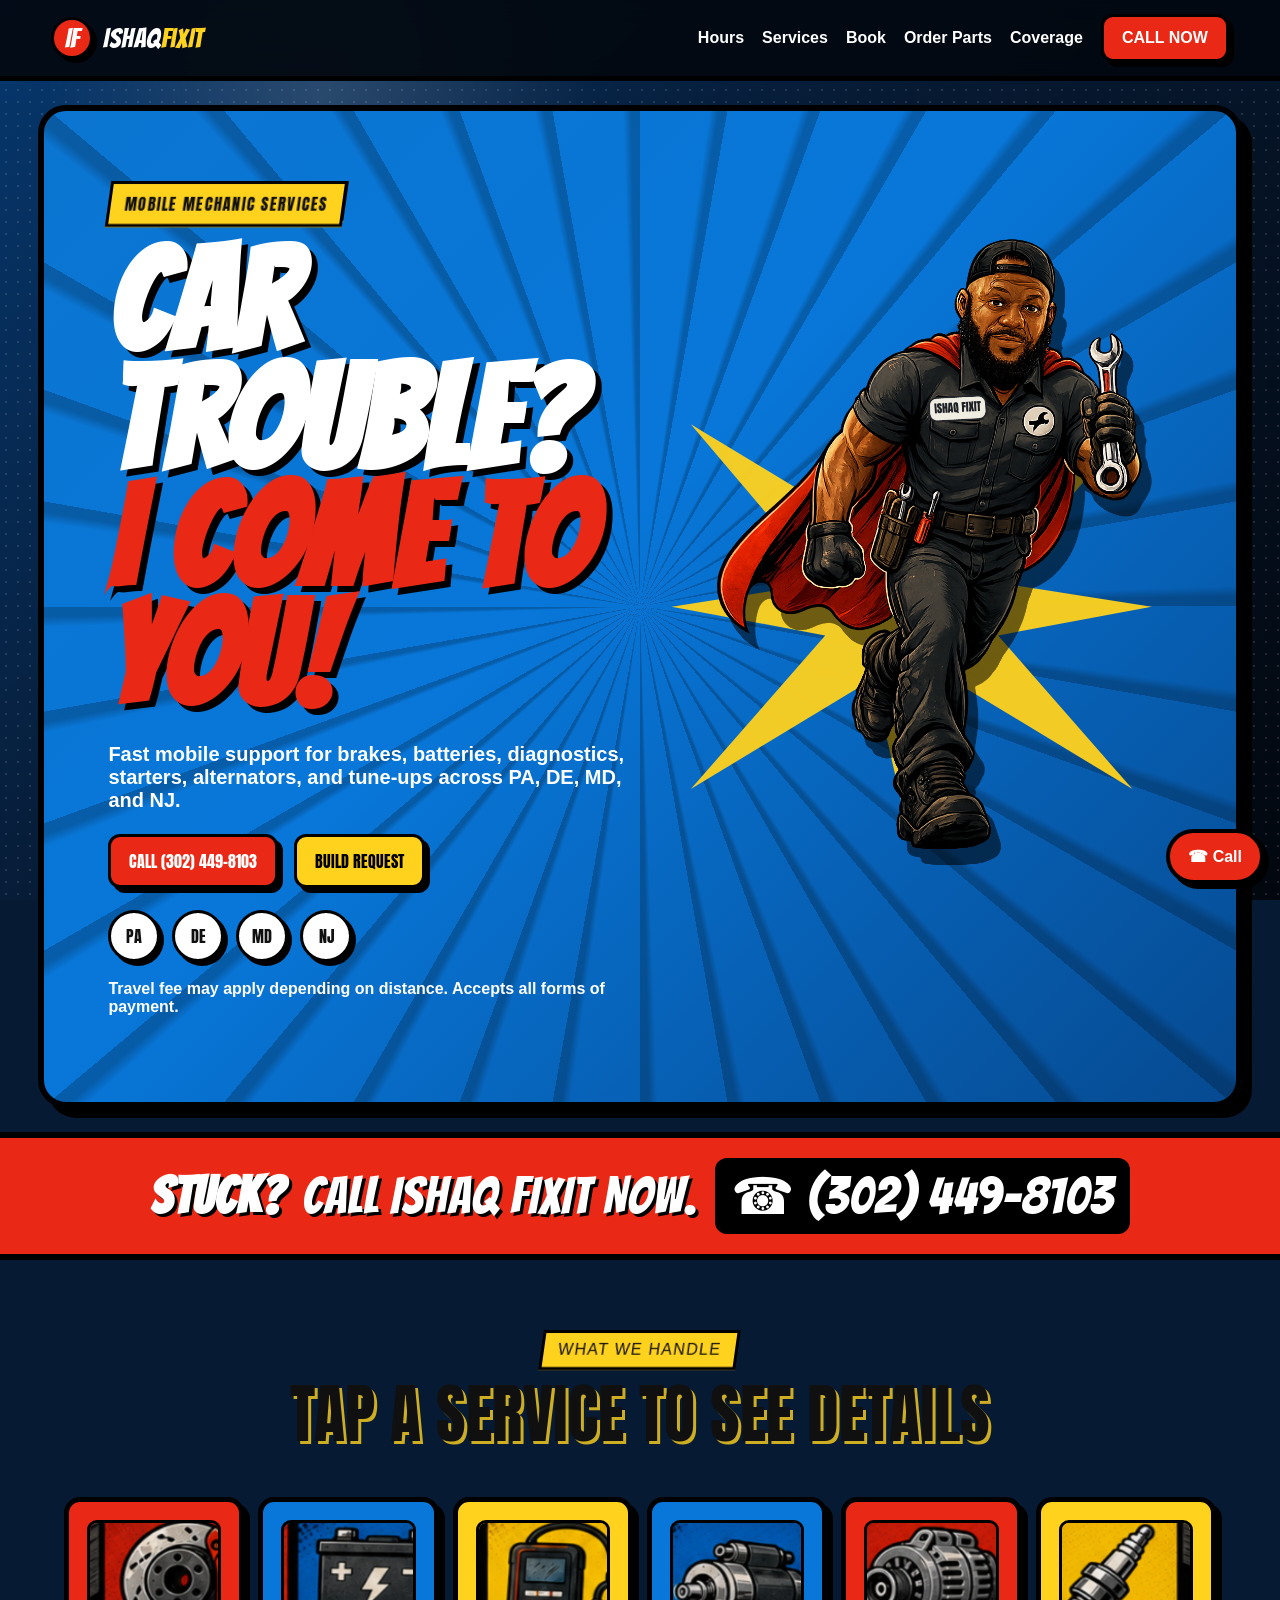
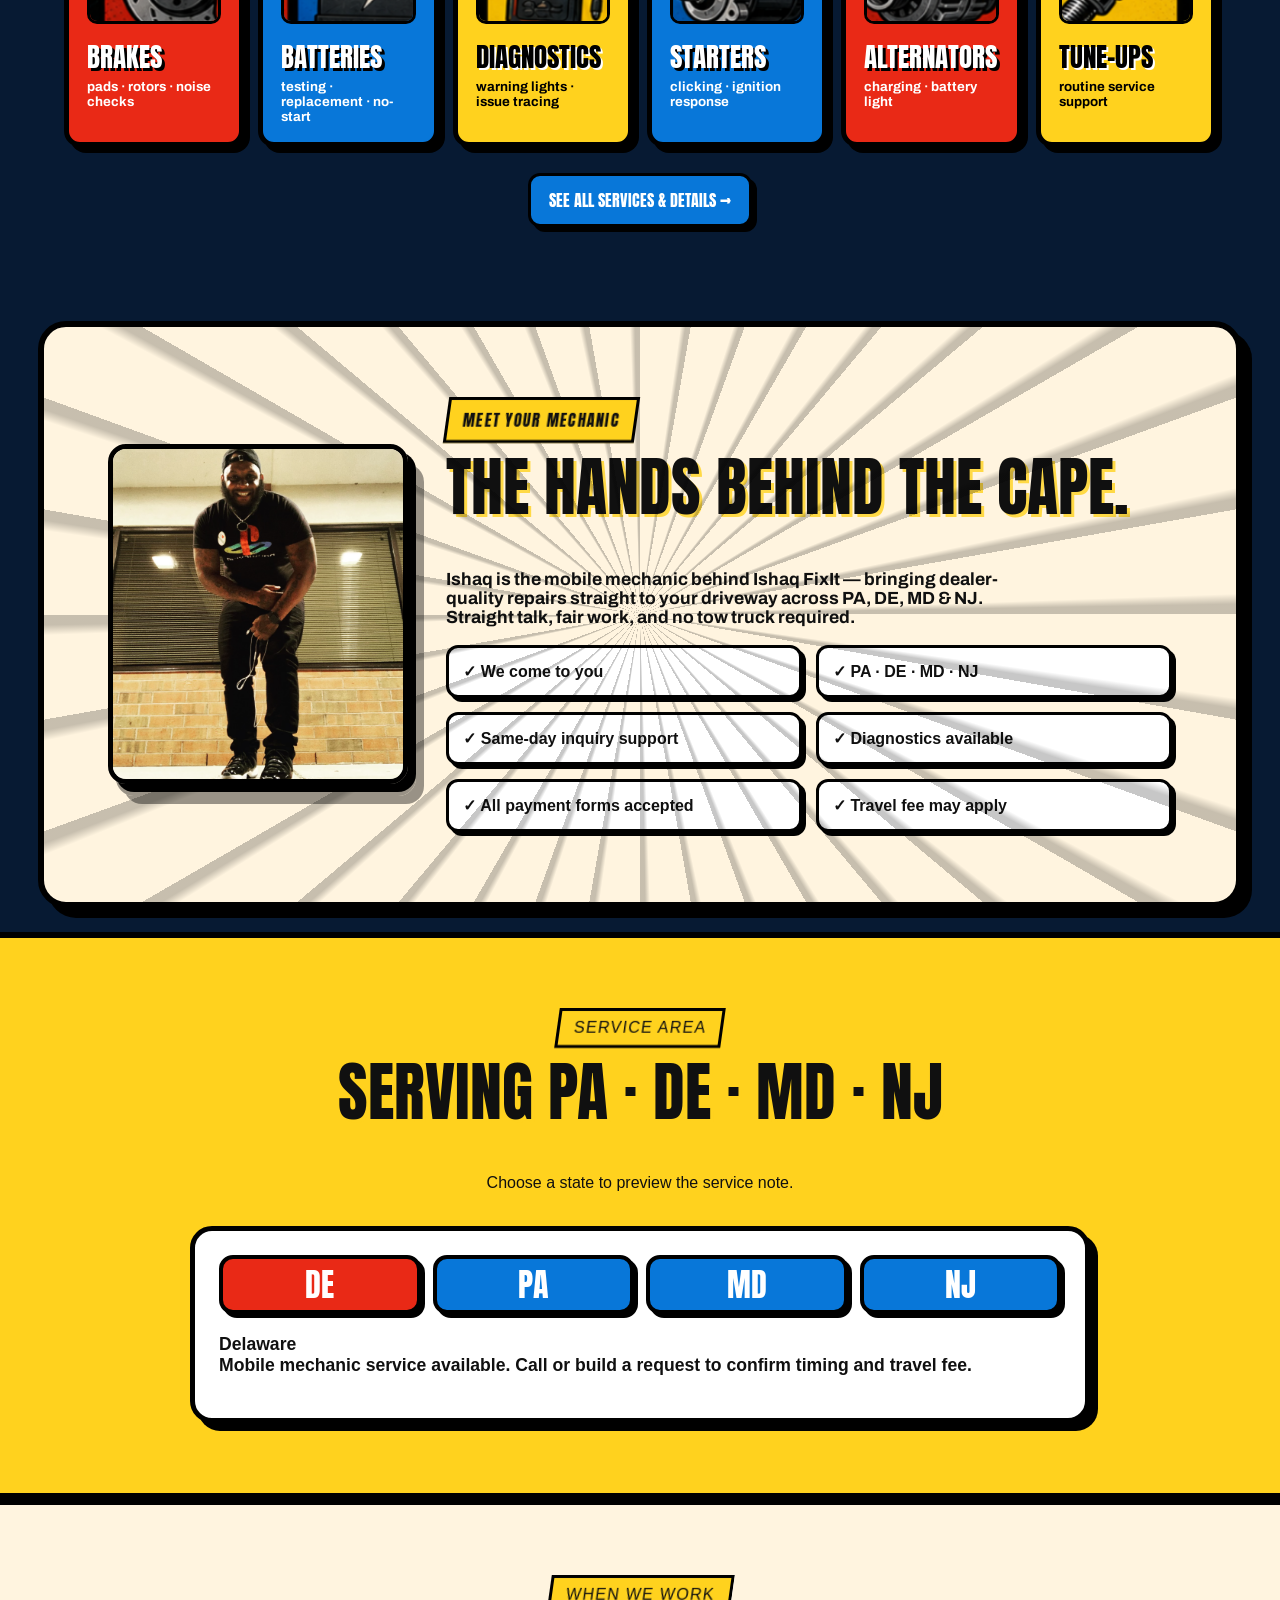
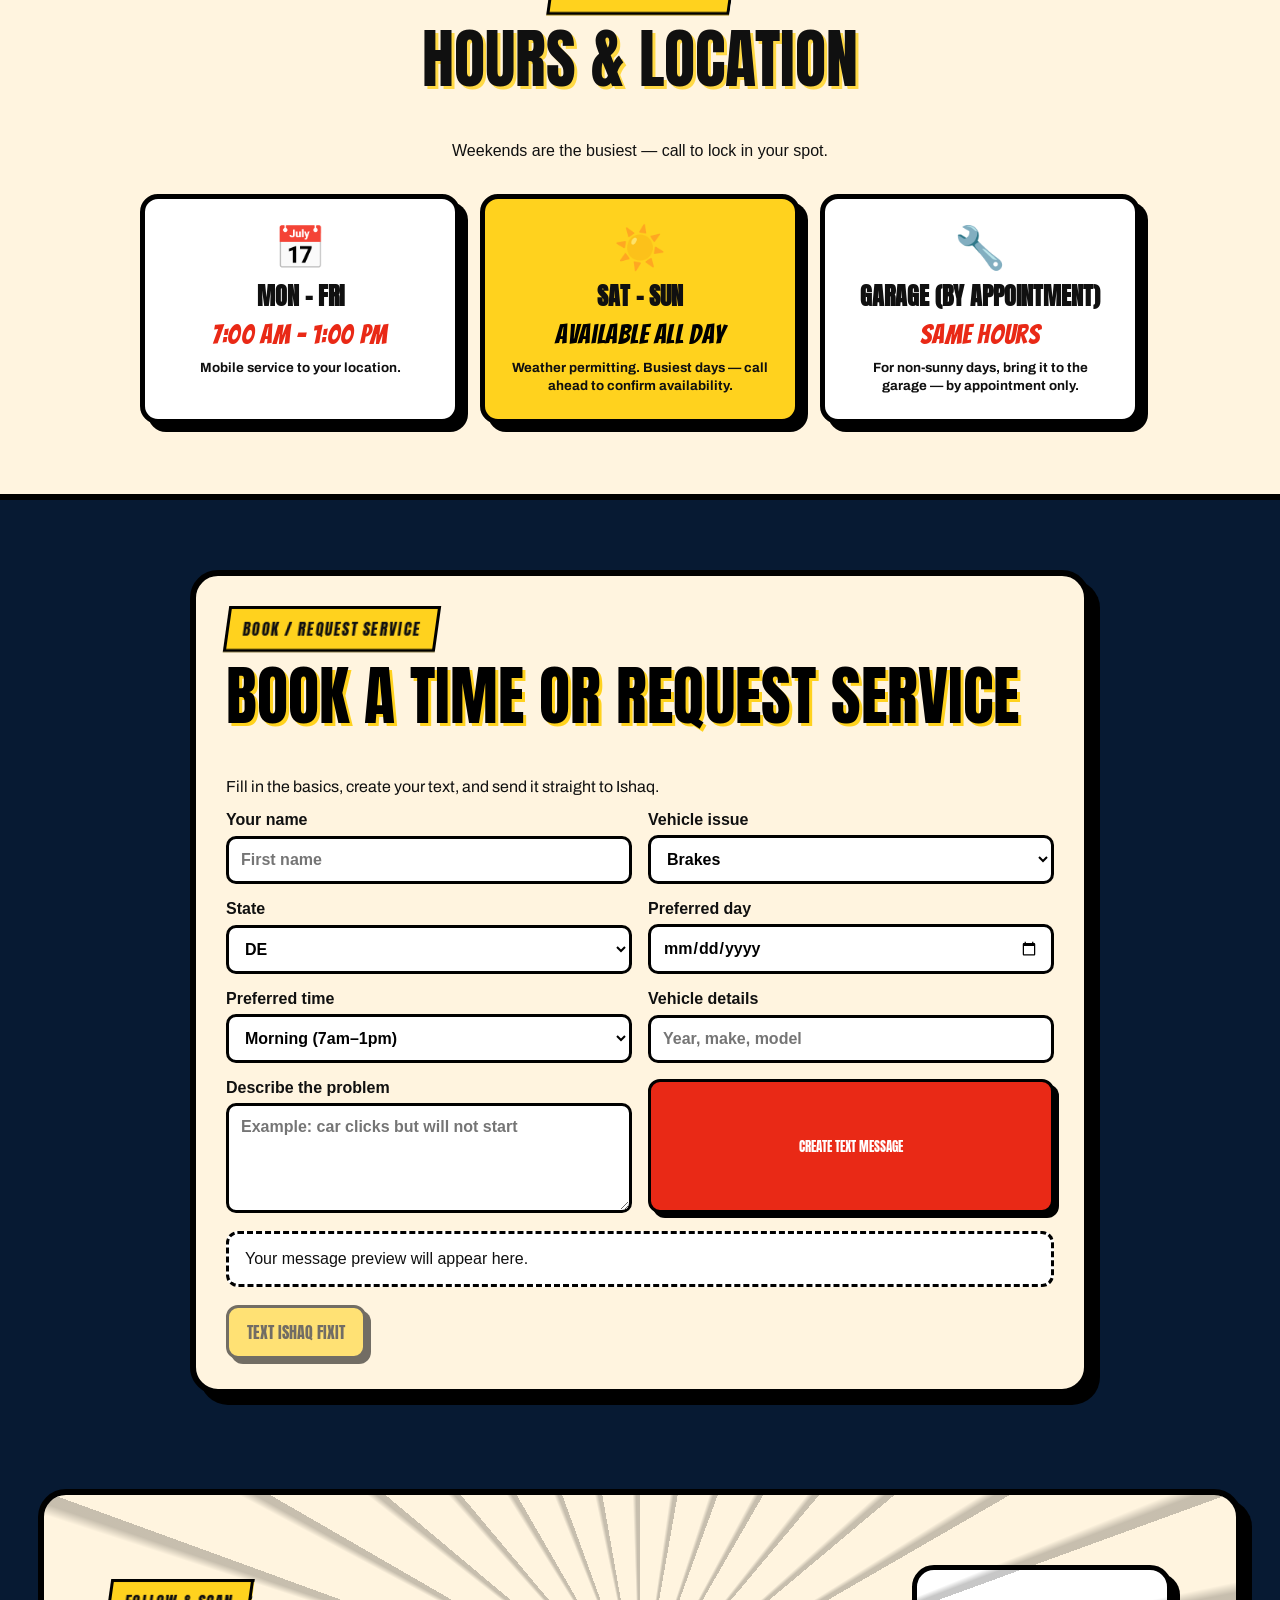
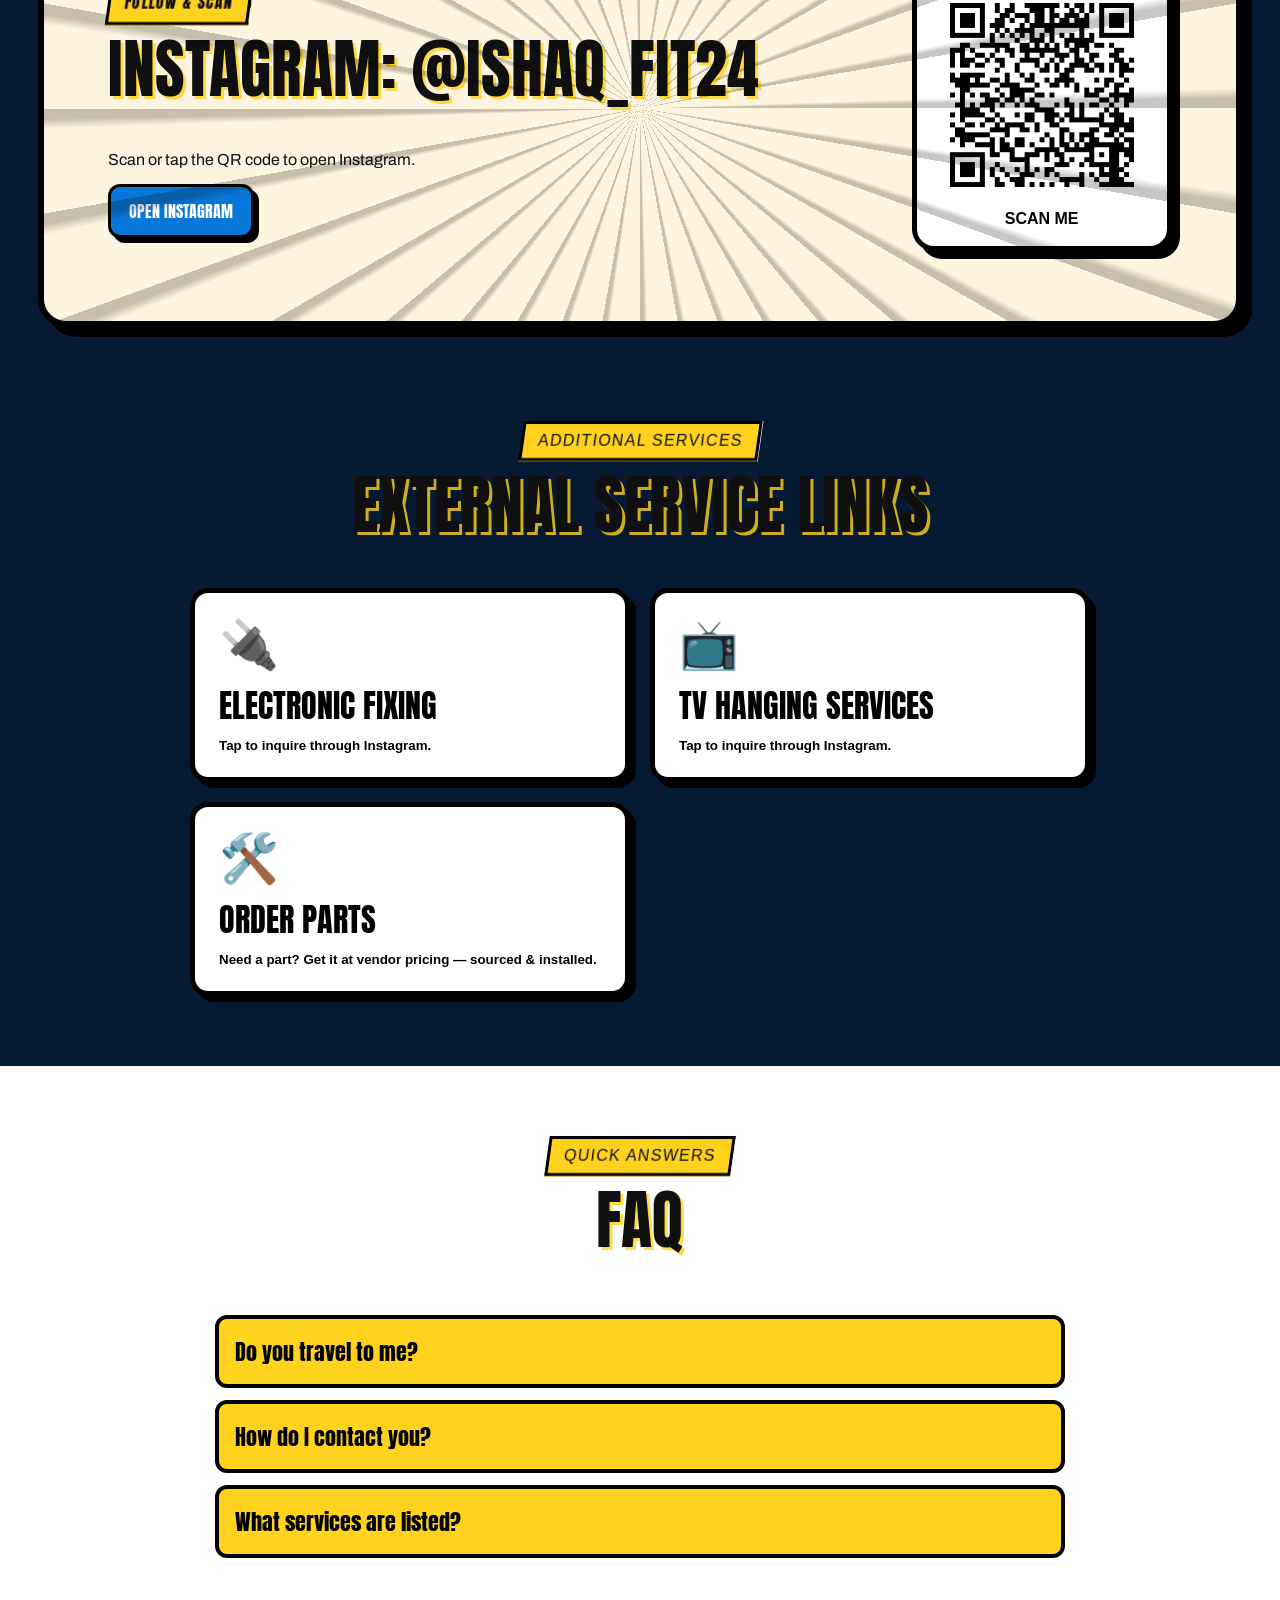
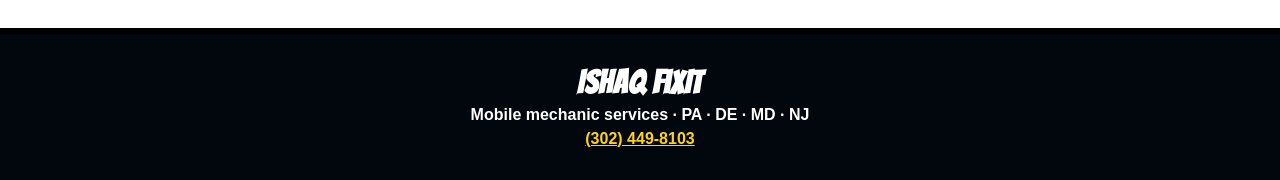
<file: index.html>
<!DOCTYPE html>
<html lang="en">
<head>
  <meta charset="UTF-8" />
  <meta name="viewport" content="width=device-width, initial-scale=1.0" />
  <title>Ishaq FixIt | Mobile Mechanic Services</title>
  <meta name="description" content="Ishaq FixIt mobile mechanic services for brakes, batteries, diagnostics, starters, alternators, and tune-ups across PA, DE, MD, and NJ." />
  <link rel="preconnect" href="https://fonts.googleapis.com" />
  <link rel="preconnect" href="https://fonts.gstatic.com" crossorigin />
  <link href="https://fonts.googleapis.com/css2?family=Bangers&family=Anton&family=Archivo:wght@400;600;700;800&display=swap" rel="stylesheet" />
  <link rel="stylesheet" href="styles.css" />
</head>
<body>
  <header class="site-header">
    <a class="brand" href="#home" aria-label="Ishaq FixIt home">
      <span class="brand-mark">IF</span>
      <span>Ishaq<span>FixIt</span></span>
    </a>
    <button class="menu-toggle" aria-label="Open menu" aria-expanded="false">☰</button>
    <nav class="site-nav" aria-label="Primary navigation">
      <a href="#hours">Hours</a>
      <a href="services.html">Services</a>
      <a href="#request">Book</a>
      <a href="parts.html">Order Parts</a>
      <a href="#coverage">Coverage</a>
      <a class="nav-call" href="tel:+13024498103">Call Now</a>
    </nav>
  </header>

  <main id="home">
    <section class="hero section-pop">
      <div class="hero-copy">
        <p class="eyebrow">Mobile Mechanic Services</p>
        <h1><span>Car Trouble?</span><strong>I Come To You!</strong></h1>
        <p class="hero-text">Fast mobile support for brakes, batteries, diagnostics, starters, alternators, and tune-ups across PA, DE, MD, and NJ.</p>
        <div class="hero-actions">
          <a class="btn btn-red" href="tel:+13024498103">Call (302) 449-8103</a>
          <a class="btn btn-yellow" href="#request">Build Request</a>
        </div>
        <div class="hero-tags" aria-label="Service states">
          <span>PA</span><span>DE</span><span>MD</span><span>NJ</span>
        </div>
        <p class="fine-print">Travel fee may apply depending on distance. Accepts all forms of payment.</p>
      </div>
      <div class="hero-art" aria-label="Comic style mobile mechanic character">
        <div class="burst"></div>
        <img src="assets/character.png" alt="Comic style mobile mechanic character holding a wrench" />
      </div>
    </section>

    <section class="emergency-strip" aria-label="Emergency contact">
      <strong>Stuck?</strong>
      <span>Call Ishaq FixIt now.</span>
      <a href="tel:+13024498103">☎ (302) 449-8103</a>
    </section>

    <section id="services" class="section services-section">
      <div class="section-heading">
        <p class="eyebrow">What we handle</p>
        <h2>Tap a service to see details</h2>
      </div>
      <div class="service-grid">
        <button class="service-card red" data-service="Brakes"><img class="svc-icon" src="assets/icon-brakes.png" alt="" /><strong>Brakes</strong><small>pads · rotors · noise checks</small></button>
        <button class="service-card blue" data-service="Batteries"><img class="svc-icon" src="assets/icon-batteries.png" alt="" /><strong>Batteries</strong><small>testing · replacement · no-start</small></button>
        <button class="service-card yellow" data-service="Diagnostics"><img class="svc-icon" src="assets/icon-diagnostics.png" alt="" /><strong>Diagnostics</strong><small>warning lights · issue tracing</small></button>
        <button class="service-card blue" data-service="Starters"><img class="svc-icon" src="assets/icon-starters.png" alt="" /><strong>Starters</strong><small>clicking · ignition response</small></button>
        <button class="service-card red" data-service="Alternators"><img class="svc-icon" src="assets/icon-alternators.png" alt="" /><strong>Alternators</strong><small>charging · battery light</small></button>
        <button class="service-card yellow" data-service="Tune-ups"><img class="svc-icon" src="assets/icon-tuneups.png" alt="" /><strong>Tune-Ups</strong><small>routine service support</small></button>
      </div>
      <div class="intro-actions"><a class="btn btn-blue" href="services.html">See all services &amp; details &rarr;</a></div>
    </section>

    <section id="about" class="why section-pop">
      <img class="ishaq-photo" src="assets/ishaq.jpg" alt="Ishaq, owner of Ishaq FixIt" />
      <div>
        <p class="eyebrow">Meet your mechanic</p>
        <h2>The hands behind the cape.</h2>
        <p class="about-bio">Ishaq is the mobile mechanic behind Ishaq FixIt — bringing dealer-quality repairs straight to your driveway across PA, DE, MD &amp; NJ. Straight talk, fair work, and no tow truck required.</p>
        <div class="benefit-grid">
          <span>✓ We come to you</span>
          <span>✓ PA · DE · MD · NJ</span>
          <span>✓ Same-day inquiry support</span>
          <span>✓ Diagnostics available</span>
          <span>✓ All payment forms accepted</span>
          <span>✓ Travel fee may apply</span>
        </div>
      </div>
    </section>

    <section id="coverage" class="section coverage-section">
      <div class="section-heading">
        <p class="eyebrow">Service area</p>
        <h2>Serving PA · DE · MD · NJ</h2>
        <p>Choose a state to preview the service note.</p>
      </div>
      <div class="state-panel">
        <div class="state-buttons" role="tablist" aria-label="Service state selector">
          <button class="state-btn active" data-state="DE">DE</button>
          <button class="state-btn" data-state="PA">PA</button>
          <button class="state-btn" data-state="MD">MD</button>
          <button class="state-btn" data-state="NJ">NJ</button>
        </div>
        <div class="state-note" aria-live="polite">
          <strong>Delaware</strong>
          <p>Mobile mechanic service available. Call or build a request to confirm timing and travel fee.</p>
        </div>
      </div>
    </section>

    <section id="hours" class="section hours-section">
      <div class="section-heading">
        <p class="eyebrow">When we work</p>
        <h2>Hours &amp; Location</h2>
        <p>Weekends are the busiest — call to lock in your spot.</p>
      </div>
      <div class="hours-grid">
        <div class="hours-card">
          <span class="hours-icon">📅</span>
          <strong>Mon – Fri</strong>
          <p class="hours-time">7:00 AM – 1:00 PM</p>
          <small>Mobile service to your location.</small>
        </div>
        <div class="hours-card highlight">
          <span class="hours-icon">☀️</span>
          <strong>Sat – Sun</strong>
          <p class="hours-time">Available all day</p>
          <small>Weather permitting. Busiest days — call ahead to confirm availability.</small>
        </div>
        <div class="hours-card">
          <span class="hours-icon">🔧</span>
          <strong>Garage (by appointment)</strong>
          <p class="hours-time">Same hours</p>
          <small>For non-sunny days, bring it to the garage — by appointment only.</small>
        </div>
      </div>
    </section>

    <section id="request" class="section request-section">
      <div class="request-card">
        <div>
          <p class="eyebrow">Book / request service</p>
          <h2>Book a time or request service</h2>
          <p>Fill in the basics, create your text, and send it straight to Ishaq.</p>
        </div>
        <form id="requestForm">
          <label>Your name
            <input id="name" placeholder="First name" />
          </label>
          <label>Vehicle issue
            <select id="issue">
              <option>Brakes</option><option>Battery</option><option>Diagnostics</option><option>Starter</option><option>Alternator</option><option>Tune-up</option><option>Other</option>
            </select>
          </label>
          <label>State
            <select id="state"><option>DE</option><option>PA</option><option>MD</option><option>NJ</option></select>
          </label>
          <label>Preferred day
            <input id="day" type="date" />
          </label>
          <label>Preferred time
            <select id="time"><option>Morning (7am–1pm)</option><option>Afternoon</option><option>Evening</option><option>Weekend — all day</option><option>As soon as possible</option></select>
          </label>
          <label>Vehicle details
            <input id="vehicle" placeholder="Year, make, model" />
          </label>
          <label>Describe the problem
            <textarea id="problem" placeholder="Example: car clicks but will not start"></textarea>
          </label>
          <button class="btn btn-red" type="submit">Create Text Message</button>
        </form>
        <div class="message-preview" id="messagePreview">Your message preview will appear here.</div>
        <a class="btn btn-yellow disabled" id="smsLink" href="#" aria-disabled="true">Text Ishaq FixIt</a>
      </div>
    </section>

    <section class="qr-section section-pop">
      <div>
        <p class="eyebrow">Follow & scan</p>
        <h2>Instagram: @ishaq_fit24</h2>
        <p>Scan or tap the QR code to open Instagram.</p>
        <a class="btn btn-blue" href="https://www.instagram.com/ishaq_fit24/" target="_blank" rel="noopener">Open Instagram</a>
      </div>
      <a class="qr-card" href="https://www.instagram.com/ishaq_fit24/" target="_blank" rel="noopener" aria-label="Open Ishaq FixIt Instagram">
        <img src="assets/instagram-qr.png" alt="QR code linking to Instagram @ishaq_fit24" />
        <strong>SCAN ME</strong>
      </a>
    </section>

    <section id="other-services" class="section other-section">
      <div class="section-heading">
        <p class="eyebrow">Additional services</p>
        <h2>External service links</h2>
      </div>
      <div class="other-grid">
        <a href="https://www.instagram.com/ishaq_fit24/" target="_blank" rel="noopener"><span>🔌</span><strong>Electronic Fixing</strong><small>Tap to inquire through Instagram.</small></a>
        <a href="https://www.instagram.com/ishaq_fit24/" target="_blank" rel="noopener"><span>📺</span><strong>TV Hanging Services</strong><small>Tap to inquire through Instagram.</small></a>
        <a href="parts.html"><span>🛠️</span><strong>Order Parts</strong><small>Need a part? Get it at vendor pricing — sourced &amp; installed.</small></a>
      </div>
    </section>

    <section class="section faq-section">
      <div class="section-heading"><p class="eyebrow">Quick answers</p><h2>FAQ</h2></div>
      <div class="faq-list">
        <button class="faq-q">Do you travel to me?</button><div class="faq-a">Yes. Mobile service is available for PA, DE, MD, and NJ. Travel fees may apply.</div>
        <button class="faq-q">How do I contact you?</button><div class="faq-a">Call or text <a href="tel:+13024498103">(302) 449-8103</a>, or scan the QR code for Instagram.</div>
        <button class="faq-q">What services are listed?</button><div class="faq-a">Brakes, batteries, diagnostics, starters, alternators, and tune-ups.</div>
      </div>
    </section>
  </main>

  <footer class="site-footer">
    <strong>Ishaq FixIt</strong>
    <span>Mobile mechanic services · PA · DE · MD · NJ</span>
    <a href="tel:+13024498103">(302) 449-8103</a>
  </footer>

  <dialog id="serviceDialog">
    <button class="dialog-close" aria-label="Close service details">×</button>
    <h3 id="dialogTitle">Service</h3>
    <p id="dialogText"></p>
    <a class="btn btn-red" href="tel:+13024498103">Call for Service</a>
  </dialog>

  <a class="floating-call" href="tel:+13024498103" aria-label="Call Ishaq FixIt">☎ Call</a>
  <script src="script.js"></script>
</body>
</html>
</file>
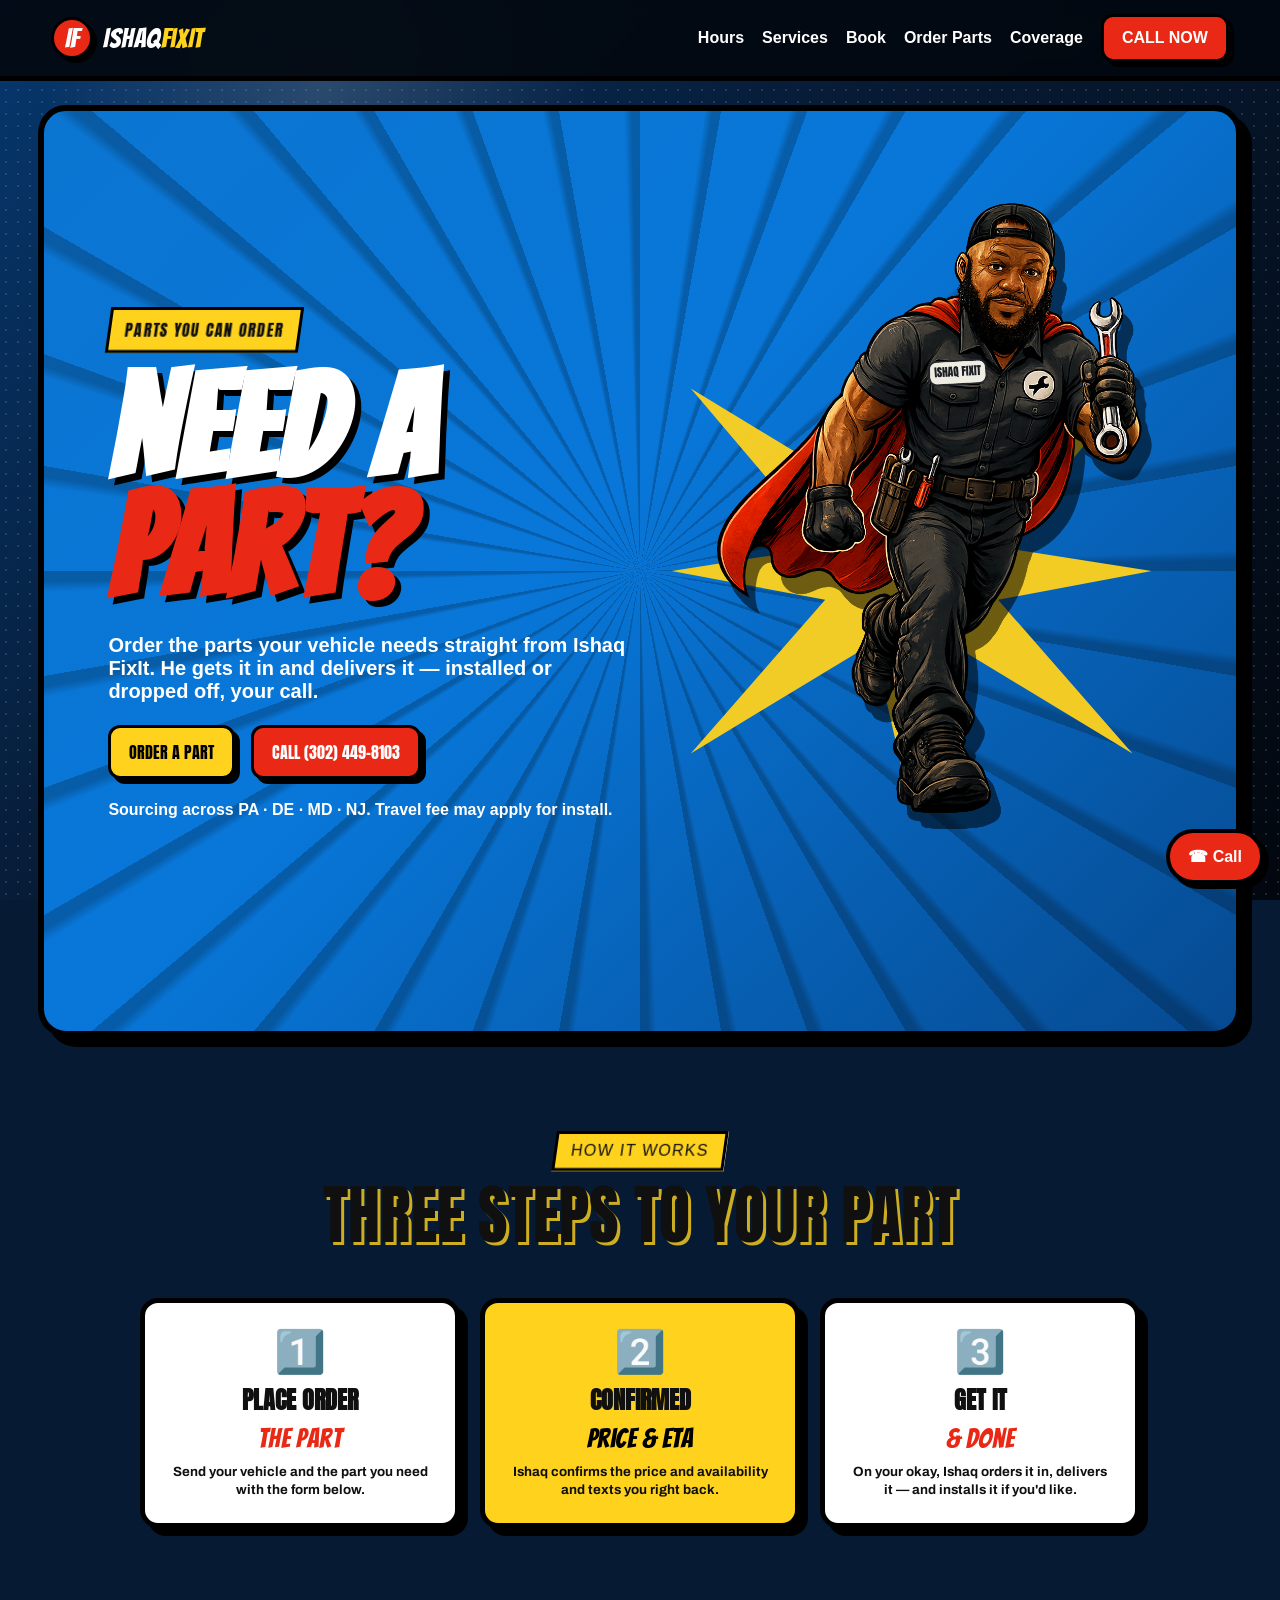
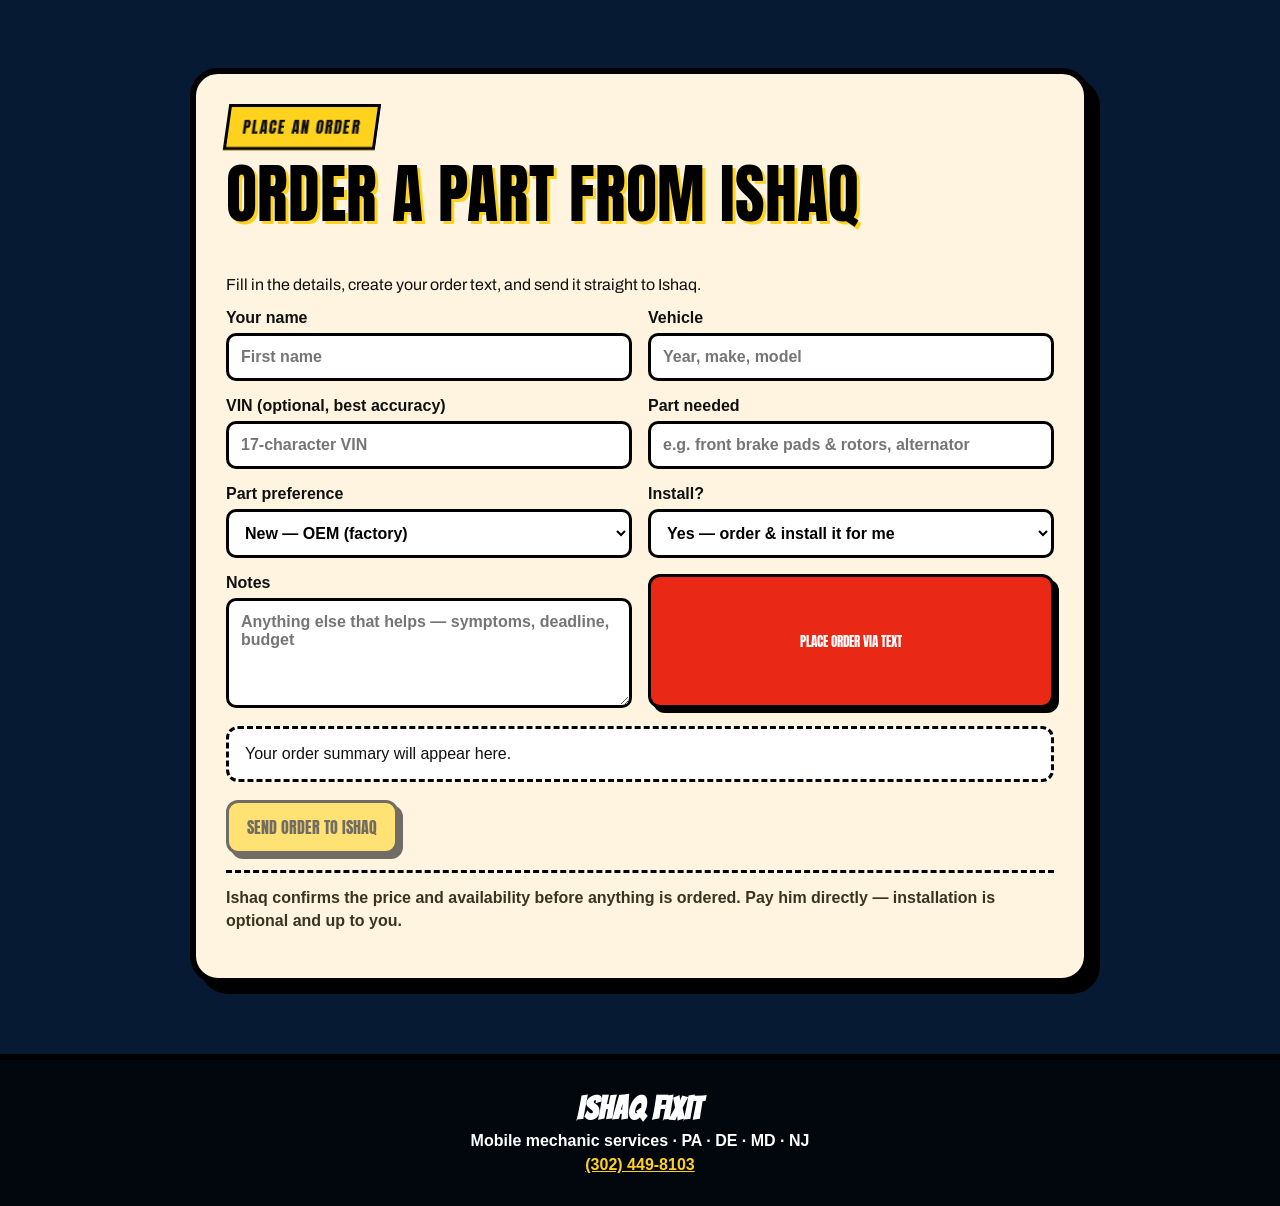
<file: parts.html>
<!DOCTYPE html>
<html lang="en">
<head>
  <meta charset="UTF-8" />
  <meta name="viewport" content="width=device-width, initial-scale=1.0" />
  <title>Order Parts | Ishaq FixIt</title>
  <meta name="description" content="Order car parts through Ishaq FixIt at vendor pricing. Tell us the part you need, get a quote, and have it sourced and installed across PA, DE, MD, and NJ." />
  <link rel="preconnect" href="https://fonts.googleapis.com" />
  <link rel="preconnect" href="https://fonts.gstatic.com" crossorigin />
  <link href="https://fonts.googleapis.com/css2?family=Bangers&family=Anton&family=Archivo:wght@400;600;700;800&display=swap" rel="stylesheet" />
  <link rel="stylesheet" href="styles.css" />
</head>
<body>
  <header class="site-header">
    <a class="brand" href="index.html" aria-label="Ishaq FixIt home">
      <span class="brand-mark">IF</span>
      <span>Ishaq<span>FixIt</span></span>
    </a>
    <button class="menu-toggle" aria-label="Open menu" aria-expanded="false">☰</button>
    <nav class="site-nav" aria-label="Primary navigation">
      <a href="index.html#hours">Hours</a>
      <a href="services.html">Services</a>
      <a href="index.html#request">Book</a>
      <a href="parts.html">Order Parts</a>
      <a href="index.html#coverage">Coverage</a>
      <a class="nav-call" href="tel:+13024498103">Call Now</a>
    </nav>
  </header>

  <main>
    <section class="hero parts-hero section-pop">
      <div class="hero-copy">
        <p class="eyebrow">Parts you can order</p>
        <h1><span>Need A</span><strong>Part?</strong></h1>
        <p class="hero-text">Order the parts your vehicle needs straight from Ishaq FixIt. He gets it in and delivers it — installed or dropped off, your call.</p>
        <div class="hero-actions">
          <a class="btn btn-yellow" href="#parts-form">Order a Part</a>
          <a class="btn btn-red" href="tel:+13024498103">Call (302) 449-8103</a>
        </div>
        <p class="fine-print">Sourcing across PA · DE · MD · NJ. Travel fee may apply for install.</p>
      </div>
      <div class="hero-art" aria-label="Ishaq FixIt mechanic character">
        <div class="burst"></div>
        <img src="assets/character.png" alt="Ishaq FixIt superhero mechanic holding a wrench" />
      </div>
    </section>

    <section class="section steps-section">
      <div class="section-heading">
        <p class="eyebrow">How it works</p>
        <h2>Three steps to your part</h2>
      </div>
      <div class="hours-grid">
        <div class="hours-card">
          <span class="hours-icon">1️⃣</span>
          <strong>Place Order</strong>
          <p class="hours-time">The Part</p>
          <small>Send your vehicle and the part you need with the form below.</small>
        </div>
        <div class="hours-card highlight">
          <span class="hours-icon">2️⃣</span>
          <strong>Confirmed</strong>
          <p class="hours-time">Price &amp; ETA</p>
          <small>Ishaq confirms the price and availability and texts you right back.</small>
        </div>
        <div class="hours-card">
          <span class="hours-icon">3️⃣</span>
          <strong>Get It</strong>
          <p class="hours-time">& Done</p>
          <small>On your okay, Ishaq orders it in, delivers it — and installs it if you'd like.</small>
        </div>
      </div>
    </section>

    <section id="parts-form" class="section request-section">
      <div class="request-card">
        <div>
          <p class="eyebrow">Place an order</p>
          <h2>Order a part from Ishaq</h2>
          <p>Fill in the details, create your order text, and send it straight to Ishaq.</p>
        </div>
        <form id="partsForm">
          <label>Your name
            <input id="pName" placeholder="First name" />
          </label>
          <label>Vehicle
            <input id="pVehicle" placeholder="Year, make, model" />
          </label>
          <label>VIN (optional, best accuracy)
            <input id="pVin" placeholder="17-character VIN" />
          </label>
          <label>Part needed
            <input id="pPart" placeholder="e.g. front brake pads &amp; rotors, alternator" />
          </label>
          <label>Part preference
            <select id="pCondition">
              <option>New — OEM (factory)</option>
              <option>New — aftermarket (lower cost)</option>
              <option>Either — best price</option>
              <option>Used / salvage if available</option>
            </select>
          </label>
          <label>Install?
            <select id="pInstall">
              <option>Yes — order &amp; install it for me</option>
              <option>Just the part — deliver it to me</option>
              <option>Not sure — advise me</option>
            </select>
          </label>
          <label>Notes
            <textarea id="pNotes" placeholder="Anything else that helps — symptoms, deadline, budget"></textarea>
          </label>
          <button class="btn btn-red" type="submit">Place Order via Text</button>
        </form>
        <div class="message-preview" id="partsPreview">Your order summary will appear here.</div>
        <a class="btn btn-yellow disabled" id="partsSmsLink" href="#" aria-disabled="true">Send Order to Ishaq</a>
        <p class="fine-print parts-note">Ishaq confirms the price and availability before anything is ordered. Pay him directly — installation is optional and up to you.</p>
      </div>
    </section>
  </main>

  <footer class="site-footer">
    <strong>Ishaq FixIt</strong>
    <span>Mobile mechanic services · PA · DE · MD · NJ</span>
    <a href="tel:+13024498103">(302) 449-8103</a>
  </footer>

  <a class="floating-call" href="tel:+13024498103" aria-label="Call Ishaq FixIt">☎ Call</a>
  <script src="script.js"></script>
</body>
</html>
</file>
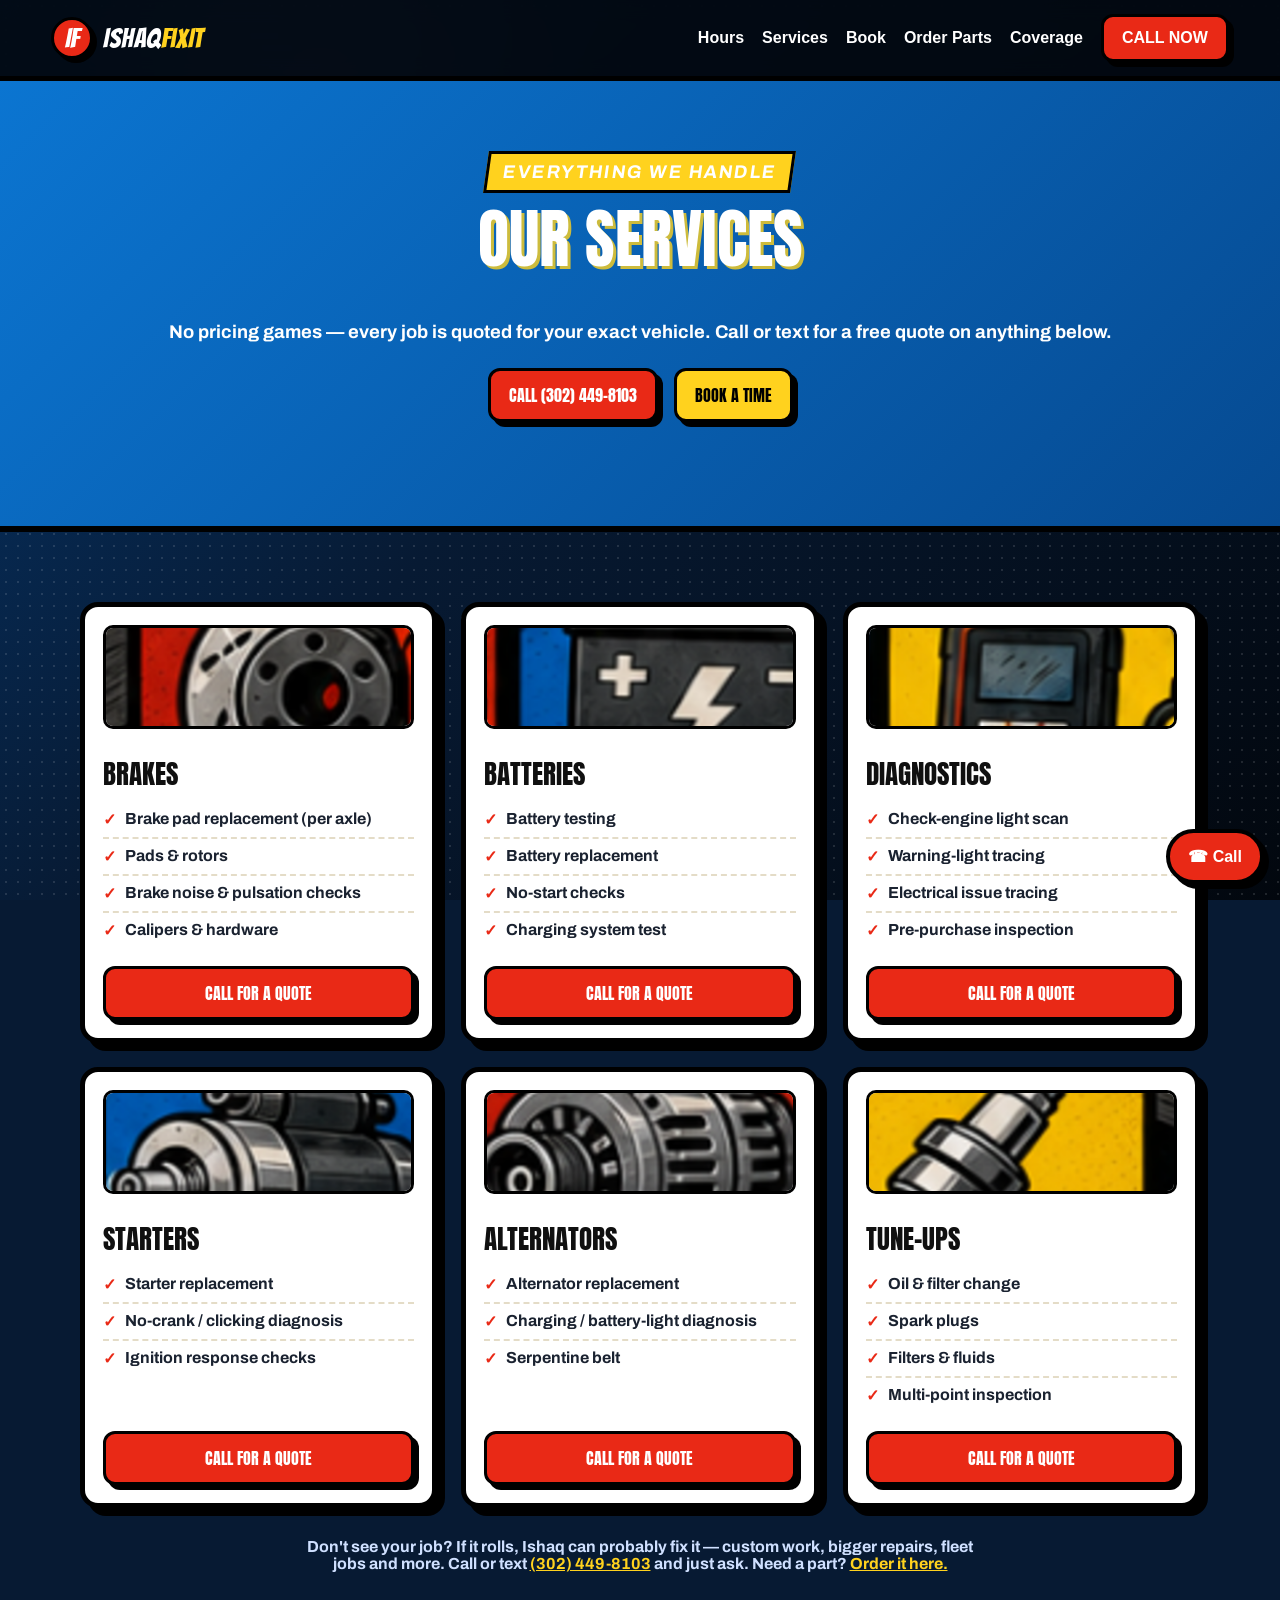
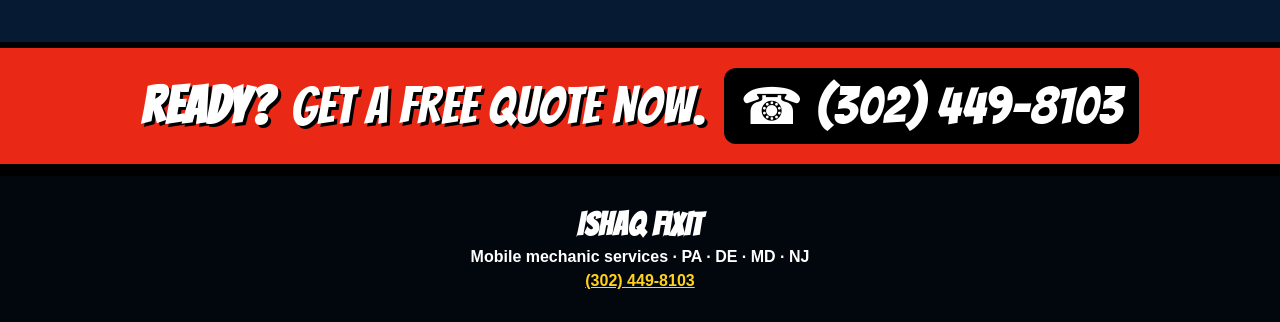
<file: services.html>
<!DOCTYPE html>
<html lang="en">
<head>
  <meta charset="UTF-8" />
  <meta name="viewport" content="width=device-width, initial-scale=1.0" />
  <title>Services | Ishaq FixIt</title>
  <meta name="description" content="Mobile mechanic services from Ishaq FixIt — brakes, batteries, diagnostics, starters, alternators, and tune-ups across PA, DE, MD, and NJ. Call or text for a free quote." />
  <link rel="preconnect" href="https://fonts.googleapis.com" />
  <link rel="preconnect" href="https://fonts.gstatic.com" crossorigin />
  <link href="https://fonts.googleapis.com/css2?family=Bangers&family=Anton&family=Archivo:wght@400;600;700;800&display=swap" rel="stylesheet" />
  <link rel="stylesheet" href="styles.css" />
</head>
<body>
  <header class="site-header">
    <a class="brand" href="index.html" aria-label="Ishaq FixIt home">
      <span class="brand-mark">IF</span>
      <span>Ishaq<span>FixIt</span></span>
    </a>
    <button class="menu-toggle" aria-label="Open menu" aria-expanded="false">☰</button>
    <nav class="site-nav" aria-label="Primary navigation">
      <a href="index.html#hours">Hours</a>
      <a href="services.html">Services</a>
      <a href="index.html#request">Book</a>
      <a href="parts.html">Order Parts</a>
      <a href="index.html#coverage">Coverage</a>
      <a class="nav-call" href="tel:+13024498103">Call Now</a>
    </nav>
  </header>

  <main>
    <section class="section services-intro">
      <div class="section-heading">
        <p class="eyebrow">Everything we handle</p>
        <h2>Our Services</h2>
        <p>No pricing games — every job is quoted for your exact vehicle. Call or text for a free quote on anything below.</p>
        <div class="intro-actions">
          <a class="btn btn-red" href="tel:+13024498103">Call (302) 449-8103</a>
          <a class="btn btn-yellow" href="index.html#request">Book a Time</a>
        </div>
      </div>
    </section>

    <section class="section svc-detail-section">
      <div class="svc-detail-grid">
        <div class="svc-detail-card">
          <img class="svc-icon" src="assets/icon-brakes.png" alt="" />
          <h3>Brakes</h3>
          <ul>
            <li>Brake pad replacement (per axle)</li>
            <li>Pads &amp; rotors</li>
            <li>Brake noise &amp; pulsation checks</li>
            <li>Calipers &amp; hardware</li>
          </ul>
          <a class="btn btn-red" href="tel:+13024498103">Call for a Quote</a>
        </div>

        <div class="svc-detail-card">
          <img class="svc-icon" src="assets/icon-batteries.png" alt="" />
          <h3>Batteries</h3>
          <ul>
            <li>Battery testing</li>
            <li>Battery replacement</li>
            <li>No-start checks</li>
            <li>Charging system test</li>
          </ul>
          <a class="btn btn-red" href="tel:+13024498103">Call for a Quote</a>
        </div>

        <div class="svc-detail-card">
          <img class="svc-icon" src="assets/icon-diagnostics.png" alt="" />
          <h3>Diagnostics</h3>
          <ul>
            <li>Check-engine light scan</li>
            <li>Warning-light tracing</li>
            <li>Electrical issue tracing</li>
            <li>Pre-purchase inspection</li>
          </ul>
          <a class="btn btn-red" href="tel:+13024498103">Call for a Quote</a>
        </div>

        <div class="svc-detail-card">
          <img class="svc-icon" src="assets/icon-starters.png" alt="" />
          <h3>Starters</h3>
          <ul>
            <li>Starter replacement</li>
            <li>No-crank / clicking diagnosis</li>
            <li>Ignition response checks</li>
          </ul>
          <a class="btn btn-red" href="tel:+13024498103">Call for a Quote</a>
        </div>

        <div class="svc-detail-card">
          <img class="svc-icon" src="assets/icon-alternators.png" alt="" />
          <h3>Alternators</h3>
          <ul>
            <li>Alternator replacement</li>
            <li>Charging / battery-light diagnosis</li>
            <li>Serpentine belt</li>
          </ul>
          <a class="btn btn-red" href="tel:+13024498103">Call for a Quote</a>
        </div>

        <div class="svc-detail-card">
          <img class="svc-icon" src="assets/icon-tuneups.png" alt="" />
          <h3>Tune-Ups</h3>
          <ul>
            <li>Oil &amp; filter change</li>
            <li>Spark plugs</li>
            <li>Filters &amp; fluids</li>
            <li>Multi-point inspection</li>
          </ul>
          <a class="btn btn-red" href="tel:+13024498103">Call for a Quote</a>
        </div>
      </div>

      <p class="svc-quote-note">Don't see your job? If it rolls, Ishaq can probably fix it — custom work, bigger repairs, fleet jobs and more. Call or text <a href="tel:+13024498103" style="color:#ffd21e">(302) 449-8103</a> and just ask. Need a part? <a href="parts.html" style="color:#ffd21e">Order it here.</a></p>
    </section>

    <section class="emergency-strip" aria-label="Emergency contact">
      <strong>Ready?</strong>
      <span>Get a free quote now.</span>
      <a href="tel:+13024498103">☎ (302) 449-8103</a>
    </section>
  </main>

  <footer class="site-footer">
    <strong>Ishaq FixIt</strong>
    <span>Mobile mechanic services · PA · DE · MD · NJ</span>
    <a href="tel:+13024498103">(302) 449-8103</a>
  </footer>

  <a class="floating-call" href="tel:+13024498103" aria-label="Call Ishaq FixIt">☎ Call</a>
  <script src="script.js"></script>
</body>
</html>
</file>
<file: styles.css>
:root{--red:#e92916;--yellow:#ffd21e;--blue:#0877d9;--navy:#071a33;--ink:#101010;--cream:#fff4df;--white:#fff}*{box-sizing:border-box}html{scroll-behavior:smooth}body{margin:0;font-family:'Archivo',Arial,sans-serif;background:var(--navy);color:var(--ink);overflow-x:hidden}body::before{content:"";position:fixed;inset:0;z-index:-2;background:radial-gradient(circle at 25% 10%,rgba(255,255,255,.14),transparent 22%),linear-gradient(135deg,#06386f,#071a33 45%,#02070e)}body::after{content:"";position:fixed;inset:0;z-index:-1;opacity:.12;background-image:radial-gradient(#fff 1px,transparent 1px);background-size:12px 12px}.site-header{position:sticky;top:0;z-index:20;display:flex;align-items:center;justify-content:space-between;padding:14px clamp(16px,4vw,60px);background:rgba(3,8,16,.92);backdrop-filter:blur(10px);border-bottom:5px solid #000}.brand{display:flex;align-items:center;gap:10px;color:#fff;text-decoration:none;font-size:1.5rem;letter-spacing:.5px}.brand span span{color:var(--yellow)}.brand-mark{display:grid;place-items:center;width:42px;height:42px;background:var(--red);border:3px solid #000;border-radius:50%;box-shadow:4px 4px 0 #000}.site-nav{display:flex;align-items:center;gap:18px}.site-nav a{color:#fff;text-decoration:none;font-family:Arial,sans-serif;font-weight:800}.nav-call,.btn{display:inline-flex;align-items:center;justify-content:center;border:3px solid #000;box-shadow:5px 5px 0 #000;border-radius:12px;padding:12px 18px;text-decoration:none;font-family:Arial,sans-serif;font-weight:900;text-transform:uppercase;transition:.2s ease;cursor:pointer}.nav-call,.btn-red{background:var(--red);color:#fff}.btn-yellow{background:var(--yellow);color:#000}.btn-blue{background:var(--blue);color:#fff}.btn:hover,.nav-call:hover,.service-card:hover,.other-grid a:hover{transform:translate(-2px,-2px);box-shadow:8px 8px 0 #000}.menu-toggle{display:none;background:var(--yellow);border:3px solid #000;border-radius:8px;font-size:1.6rem}.section,.section-pop{padding:70px clamp(16px,5vw,80px)}.section-pop{margin:24px clamp(12px,3vw,40px);border:6px solid #000;border-radius:28px;box-shadow:10px 10px 0 #000;background:var(--cream);position:relative;overflow:hidden}.hero{display:grid;grid-template-columns:minmax(0,1fr) minmax(300px,520px);gap:20px;align-items:center;background:linear-gradient(135deg,#0b75d1 0%,#0877d9 45%,#064a91 100%);min-height:680px}.hero::before,.section-pop::before{content:"";position:absolute;inset:-40%;background:repeating-conic-gradient(from 0deg,#0000 0 8deg,rgba(0,0,0,.22) 9deg 10deg);z-index:0;pointer-events:none}.hero>*{position:relative;z-index:1}.eyebrow{font-family:Arial,sans-serif;font-weight:900;text-transform:uppercase;letter-spacing:.08em;background:var(--yellow);display:inline-block;padding:8px 14px;border:3px solid #000;transform:skew(-8deg)}h1,h2,h3,p{margin-top:0}h1{font-size:clamp(4rem,12vw,9rem);line-height:.78;color:#fff;text-shadow:6px 6px 0 #000;letter-spacing:-.05em;text-transform:uppercase;margin-bottom:28px}h1 span{display:block}h1 strong{display:block;color:var(--red)}h2{font-size:clamp(2.2rem,5vw,4.2rem);line-height:.9;text-transform:uppercase;color:#fff;text-shadow:4px 4px 0 #000}.section:not(.request-section) h2,.why h2,.qr-section h2{color:var(--ink);text-shadow:3px 3px 0 rgba(255,210,30,.8)}.hero-text{font-family:Arial,sans-serif;font-size:1.25rem;font-weight:800;max-width:650px;color:#fff}.hero-actions{display:flex;gap:16px;flex-wrap:wrap;margin:22px 0}.hero-tags{display:flex;gap:12px;margin:18px 0}.hero-tags span{background:#fff;border:3px solid #000;border-radius:50%;width:52px;height:52px;display:grid;place-items:center;font-family:Arial,sans-serif;font-weight:900;box-shadow:4px 4px 0 #000}.fine-print{font-family:Arial,sans-serif;font-weight:700;color:#fff}.hero-art{position:relative;display:grid;place-items:center;min-height:580px}.hero-art img{max-width:min(600px,115%);width:100%;filter:drop-shadow(10px 16px 0 rgba(0,0,0,.55));animation:floaty 4s ease-in-out infinite}.burst{position:absolute;width:480px;height:480px;background:var(--yellow);clip-path:polygon(50% 0,58% 35%,96% 12%,68% 45%,100% 50%,68% 56%,96% 88%,58% 65%,50% 100%,42% 65%,4% 88%,32% 56%,0 50%,32% 45%,4% 12%,42% 35%);opacity:.95}.emergency-strip{display:flex;align-items:center;justify-content:center;gap:18px;flex-wrap:wrap;background:var(--red);color:#fff;border-block:6px solid #000;padding:20px;font-size:clamp(1.6rem,4vw,3.5rem);text-transform:uppercase;text-shadow:3px 3px 0 #000}.emergency-strip a{color:#fff;background:#000;padding:8px 16px;border-radius:12px;text-decoration:none}.section-heading{text-align:center;margin-bottom:34px}.section-heading p{font-family:Arial,sans-serif}.service-grid{display:grid;grid-template-columns:repeat(6,1fr);gap:14px}.service-card{min-height:190px;border:5px solid #000;box-shadow:6px 6px 0 #000;border-radius:16px;padding:18px;color:#fff;text-align:left;cursor:pointer;transition:.2s ease;font:inherit}.service-card span{font-size:3rem;display:block}.service-card strong{display:block;font-size:1.7rem;text-transform:uppercase;text-shadow:3px 3px 0 #000}.service-card small{font-family:Arial,sans-serif;font-weight:900}.service-card.red{background:var(--red)}.service-card.blue{background:var(--blue)}.service-card.yellow{background:var(--yellow);color:#000}.service-card.yellow strong{text-shadow:2px 2px 0 #fff}.why{display:grid;grid-template-columns:300px 1fr;align-items:center;gap:38px}.why img{width:100%;filter:drop-shadow(8px 12px 0 rgba(0,0,0,.4));transform:scale(1.25)}.benefit-grid{display:grid;grid-template-columns:repeat(2,1fr);gap:14px;font-family:Arial,sans-serif;font-weight:900}.benefit-grid span{background:#fff;border:3px solid #000;border-radius:12px;padding:14px;box-shadow:4px 4px 0 #000}.coverage-section{background:var(--yellow);border-block:6px solid #000}.state-panel{max-width:900px;margin:auto;background:#fff;border:5px solid #000;border-radius:22px;box-shadow:8px 8px 0 #000;padding:24px}.state-buttons{display:grid;grid-template-columns:repeat(4,1fr);gap:12px}.state-btn{font:inherit;font-size:2rem;border:4px solid #000;border-radius:14px;background:var(--blue);color:#fff;box-shadow:4px 4px 0 #000;cursor:pointer}.state-btn.active{background:var(--red)}.state-note{margin-top:20px;font-family:Arial,sans-serif;font-size:1.1rem;font-weight:800}.request-section{background:#071a33}.request-card{max-width:900px;margin:auto;background:var(--cream);border:6px solid #000;border-radius:28px;box-shadow:10px 10px 0 #000;padding:30px}.request-card h2{color:#000;text-shadow:3px 3px 0 var(--yellow)}form{display:grid;grid-template-columns:1fr 1fr;gap:16px;font-family:Arial,sans-serif;font-weight:900}label{display:grid;gap:6px}input,select,textarea{width:100%;border:3px solid #000;border-radius:10px;padding:12px;font:inherit;background:#fff}textarea{grid-column:1/-1;min-height:110px}.message-preview{font-family:Arial,sans-serif;background:#fff;border:3px dashed #000;border-radius:12px;padding:16px;margin:18px 0;white-space:pre-wrap}.disabled{opacity:.55;pointer-events:none}.qr-section{display:grid;grid-template-columns:1fr 260px;gap:28px;align-items:center}.qr-card{display:grid;place-items:center;gap:8px;background:#fff;border:5px solid #000;border-radius:22px;box-shadow:8px 8px 0 #000;padding:18px;color:#000;text-decoration:none;font-family:Arial,sans-serif;font-weight:900}.qr-card img{width:100%;max-width:220px}.other-grid{display:grid;grid-template-columns:repeat(2,1fr);gap:20px;max-width:900px;margin:auto}.other-grid a{display:grid;gap:8px;background:#fff;color:#000;text-decoration:none;border:5px solid #000;border-radius:18px;box-shadow:6px 6px 0 #000;padding:24px;transition:.2s ease}.other-grid span{font-size:3rem}.other-grid strong{font-size:2rem;text-transform:uppercase}.other-grid small{font-family:Arial,sans-serif;font-weight:900}.faq-section{background:#fff}.faq-list{max-width:850px;margin:auto}.faq-q{width:100%;text-align:left;background:var(--yellow);border:4px solid #000;border-radius:12px;padding:16px;font:inherit;font-size:1.4rem;margin-top:12px;cursor:pointer}.faq-a{display:none;font-family:Arial,sans-serif;font-weight:800;border:3px solid #000;border-top:0;border-radius:0 0 12px 12px;padding:16px;background:#fff}.faq-a.open{display:block}.site-footer{display:grid;gap:6px;text-align:center;background:#02070e;color:#fff;border-top:6px solid #000;padding:32px;font-family:Arial,sans-serif;font-weight:900}.site-footer strong{font-size:2rem;font-family:Impact}.site-footer a{color:var(--yellow)}dialog{border:6px solid #000;border-radius:24px;box-shadow:10px 10px 0 #000;max-width:560px;padding:28px;background:var(--cream)}dialog::backdrop{background:rgba(0,0,0,.7)}.dialog-close{position:absolute;right:12px;top:10px;border:3px solid #000;border-radius:50%;background:var(--red);color:#fff;font-size:1.4rem;font-weight:900;cursor:pointer}.floating-call{position:fixed;right:16px;bottom:16px;z-index:30;background:var(--red);color:#fff;text-decoration:none;border:4px solid #000;border-radius:999px;box-shadow:5px 5px 0 #000;padding:14px 18px;font-family:Arial,sans-serif;font-weight:900}@keyframes floaty{0%,100%{transform:translateY(0)}50%{transform:translateY(-14px)}}@media(max-width:980px){.menu-toggle{display:block}.site-nav{position:absolute;left:0;right:0;top:74px;display:none;flex-direction:column;background:#02070e;padding:20px;border-bottom:5px solid #000}.site-nav.open{display:flex}.hero,.why,.qr-section{grid-template-columns:1fr}.hero{min-height:auto}.hero-art{min-height:420px}.service-grid{grid-template-columns:repeat(2,1fr)}.why img{max-width:260px;margin:auto;transform:none}.benefit-grid,form,.other-grid{grid-template-columns:1fr}.state-buttons{grid-template-columns:repeat(2,1fr)}}@media(max-width:560px){h1{font-size:4rem}.service-grid{grid-template-columns:1fr}.section,.section-pop{padding:44px 16px}.section-pop{margin:14px}.hero-art{min-height:320px}.emergency-strip{font-size:1.5rem}.qr-card{max-width:260px;margin:auto}}h1,.brand,.emergency-strip,.site-footer strong,dialog h3{font-family:'Bangers',Impact,sans-serif;letter-spacing:.02em;-webkit-font-smoothing:antialiased}h2,h3,.eyebrow,.service-card strong,.other-grid strong,.state-btn,.faq-q,.nav-call,.btn,.hero-tags span{font-family:'Anton','Arial Narrow',sans-serif;font-weight:400}h1{letter-spacing:.01em;line-height:.82}.svc-icon{display:block;width:100%;height:104px;object-fit:cover;border:3px solid #000;border-radius:10px;margin-bottom:12px;background:#000}.service-card{display:flex;flex-direction:column}.service-card small{margin-top:2px;font-family:'Archivo',Arial,sans-serif;font-weight:700}.brand{font-size:1.7rem}.why img.ishaq-photo{transform:none;width:100%;border:5px solid #000;border-radius:18px;box-shadow:8px 8px 0 #000;object-fit:cover;aspect-ratio:3/3.4}.about-bio{font-family:'Archivo',Arial,sans-serif;font-weight:700;font-size:1.1rem;margin-bottom:18px;max-width:560px}.hours-section{background:var(--cream);border-block:6px solid #000}.hours-grid{display:grid;grid-template-columns:repeat(3,1fr);gap:20px;max-width:1000px;margin:auto}.hours-card{background:#fff;border:5px solid #000;border-radius:18px;box-shadow:8px 8px 0 #000;padding:24px;text-align:center}.hours-card.highlight{background:var(--yellow)}.hours-icon{font-size:2.6rem;display:block;margin-bottom:6px}.hours-card strong{display:block;font-family:'Anton',sans-serif;font-size:1.5rem;text-transform:uppercase}.hours-time{font-family:'Bangers',sans-serif;font-size:1.7rem;color:var(--red);margin:6px 0 10px;letter-spacing:.02em}.hours-card.highlight .hours-time{color:#000}.hours-card small{font-family:'Archivo',Arial,sans-serif;font-weight:700;display:block;line-height:1.35}@media(max-width:980px){.hours-grid{grid-template-columns:1fr}}.parts-note{color:#3a3320 !important;margin-top:16px;border-top:3px dashed #000;padding-top:14px;line-height:1.4}.intro-actions{display:flex;gap:16px;flex-wrap:wrap;justify-content:center;margin-top:26px}.services-intro{background:linear-gradient(135deg,#0b75d1,#064a91);border-bottom:6px solid #000;text-align:center}.services-intro h2{color:#fff !important;text-shadow:4px 4px 0 #000}.services-intro .section-heading>p{color:#fff;font-family:'Archivo',Arial,sans-serif;font-weight:700;font-size:1.15rem}.svc-detail-grid{display:grid;grid-template-columns:repeat(3,1fr);gap:24px;max-width:1120px;margin:auto}.svc-detail-card{display:flex;flex-direction:column;background:#fff;border:5px solid #000;border-radius:18px;box-shadow:8px 8px 0 #000;padding:18px}.svc-detail-card h3{font-family:'Anton',sans-serif;font-size:1.7rem;text-transform:uppercase;margin:12px 0 8px;color:var(--ink)}.svc-detail-card ul{list-style:none;padding:0;margin:0 0 18px;font-family:'Archivo',Arial,sans-serif;font-weight:700;flex:1}.svc-detail-card li{padding:8px 0;border-bottom:2px dashed #e4dcc7;display:flex;gap:9px;align-items:flex-start;color:#1a2230}.svc-detail-card li:last-child{border-bottom:0}.svc-detail-card li::before{content:"\2713";color:var(--red);font-weight:900;flex:none}.svc-detail-card .btn{width:100%}.svc-quote-note{text-align:center;font-family:'Archivo',Arial,sans-serif;font-weight:700;color:#cfe0ff;max-width:680px;margin:30px auto 0}@media(max-width:980px){.svc-detail-grid{grid-template-columns:1fr}}
</file>
